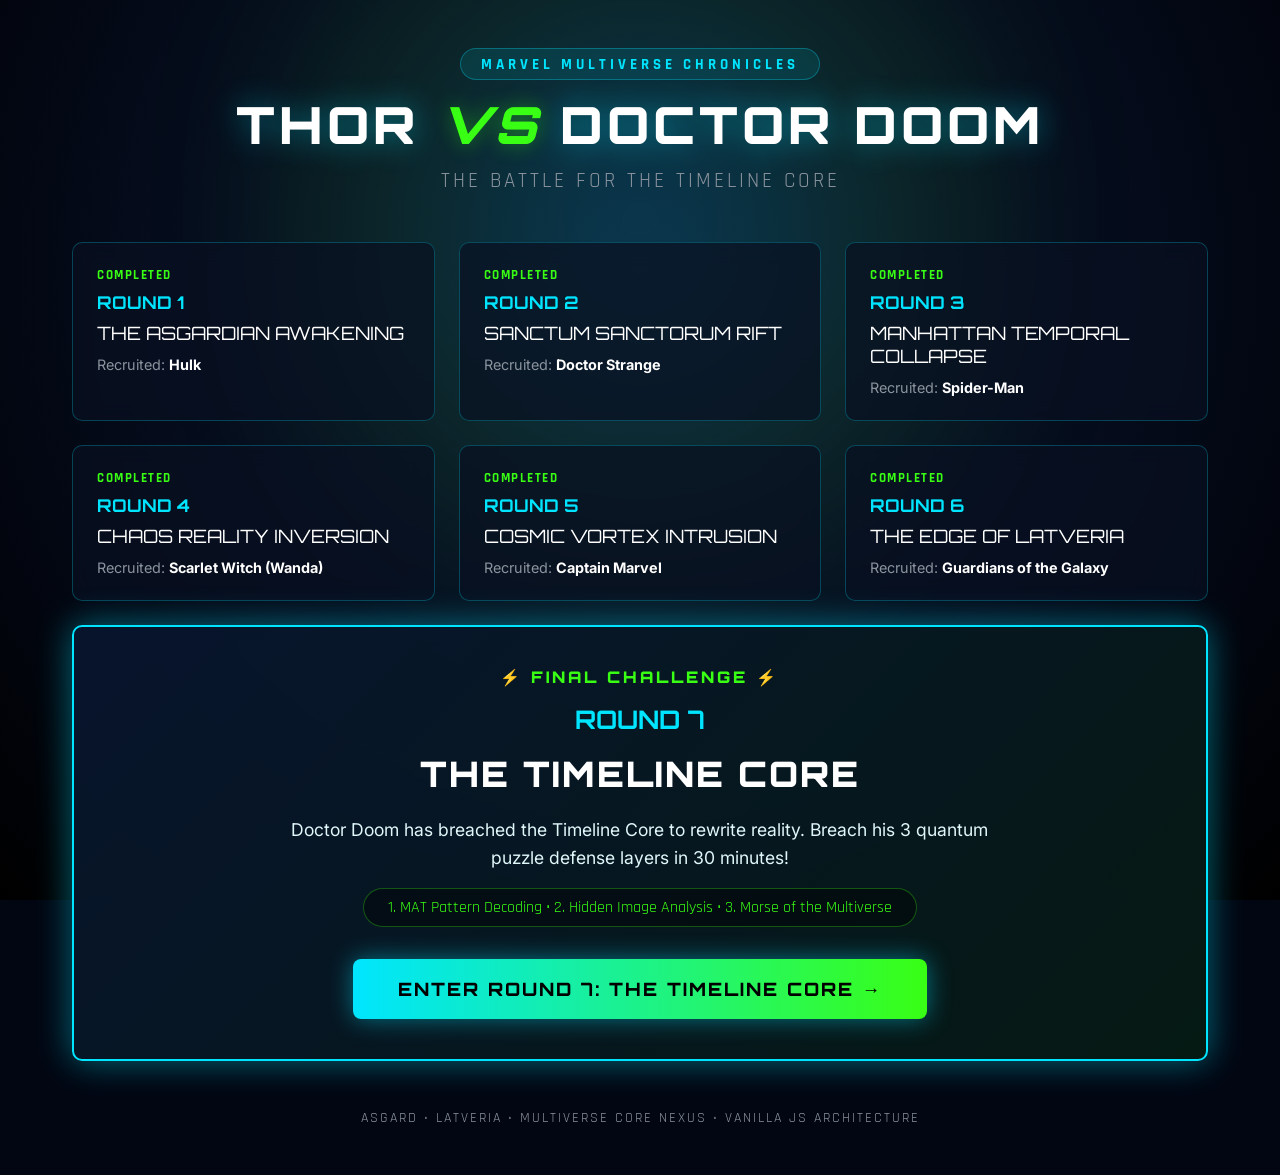
<file: Round7/index.html>
<!DOCTYPE html>
<html lang="en">
<head>
    <meta charset="UTF-8">
    <meta name="viewport" content="width=device-width, initial-scale=1.0">
    <meta name="description" content="Thor vs Doctor Doom: The Complete Multiversal Saga — Journey across 7 Rounds to stop Doctor Doom from restructuring reality.">
    <title>Thor vs Doctor Doom: The Multiversal War</title>
    <link rel="stylesheet" href="index.css">
    <link rel="stylesheet" href="https://fonts.googleapis.com/css2?family=Orbitron:wght@400;600;700;900&family=Rajdhani:wght@500;600;700&family=Inter:wght@300;400;600&display=swap">
</head>
<body>

    <!-- Ambient Cosmic Particle Canvas -->
    <div class="space-backdrop" aria-hidden="true">
        <div class="energy-vortex"></div>
        <div class="lightning-strike strike-1"></div>
        <div class="lightning-strike strike-2"></div>
    </div>

    <!-- Main Game Shell -->
    <div class="game-wrapper">
        
        <!-- Epic Header -->
        <header class="main-title-header">
            <div class="asgard-badge">MARVEL MULTIVERSE CHRONICLES</div>
            <h1 class="main-hero-title">THOR <span class="vs-text">VS</span> DOCTOR DOOM</h1>
            <p class="subtitle-text">THE BATTLE FOR THE TIMELINE CORE</p>
        </header>

        <!-- Story & Team Progression Track (Rounds 1 - 6 to Round 7) -->
        <section class="story-rounds-grid">
            
            <div class="round-card completed">
                <div class="card-status">COMPLETED</div>
                <div class="round-number">ROUND 1</div>
                <div class="round-name">THE ASGARDIAN AWAKENING</div>
                <div class="hero-recruit">Recruited: <strong>Hulk</strong></div>
            </div>

            <div class="round-card completed">
                <div class="card-status">COMPLETED</div>
                <div class="round-number">ROUND 2</div>
                <div class="round-name">SANCTUM SANCTORUM RIFT</div>
                <div class="hero-recruit">Recruited: <strong>Doctor Strange</strong></div>
            </div>

            <div class="round-card completed">
                <div class="card-status">COMPLETED</div>
                <div class="round-number">ROUND 3</div>
                <div class="round-name">MANHATTAN TEMPORAL COLLAPSE</div>
                <div class="hero-recruit">Recruited: <strong>Spider-Man</strong></div>
            </div>

            <div class="round-card completed">
                <div class="card-status">COMPLETED</div>
                <div class="round-number">ROUND 4</div>
                <div class="round-name">CHAOS REALITY INVERSION</div>
                <div class="hero-recruit">Recruited: <strong>Scarlet Witch (Wanda)</strong></div>
            </div>

            <div class="round-card completed">
                <div class="card-status">COMPLETED</div>
                <div class="round-number">ROUND 5</div>
                <div class="round-name">COSMIC VORTEX INTRUSION</div>
                <div class="hero-recruit">Recruited: <strong>Captain Marvel</strong></div>
            </div>

            <div class="round-card completed">
                <div class="card-status">COMPLETED</div>
                <div class="round-number">ROUND 6</div>
                <div class="round-name">THE EDGE OF LATVERIA</div>
                <div class="hero-recruit">Recruited: <strong>Guardians of the Galaxy</strong></div>
            </div>

            <!-- The Climax: Round 7 -->
            <div class="round-card final-round-spotlight">
                <div class="spotlight-tag">⚡ FINAL CHALLENGE ⚡</div>
                <div class="round-number">ROUND 7</div>
                <div class="round-name">THE TIMELINE CORE</div>
                <p class="final-desc">
                    Doctor Doom has breached the Timeline Core to rewrite reality. Breach his 3 quantum puzzle defense layers in 30 minutes!
                </p>
                <div class="final-stages-pill">
                    <span>1. MAT Pattern Decoding</span> &bull; 
                    <span>2. Hidden Image Analysis</span> &bull; 
                    <span>3. Morse of the Multiverse</span>
                </div>
                <a href="final-round/final-round.html" class="btn-start-final-round">
                    ENTER ROUND 7: THE TIMELINE CORE &rarr;
                </a>
            </div>

        </section>

        <!-- Brief Lore Footer -->
        <footer class="main-footer">
            <p>ASGARD &bull; LATVERIA &bull; MULTIVERSE CORE NEXUS &bull; VANILLA JS ARCHITECTURE</p>
        </footer>

    </div>

</body>
</html>
</file>
<file: Round7/index.css>
/* ============================================================
   THOR VS DOCTOR DOOM — MAIN GAME PORTAL STYLESHEET
   ============================================================ */

:root {
    --bg-dark: #020612;
    --card-bg: rgba(9, 17, 34, 0.7);
    --thor-cyan: #00e5ff;
    --thor-glow: rgba(0, 229, 255, 0.45);
    --doom-green: #39ff14;
    --doom-glow: rgba(57, 255, 20, 0.4);
    --text-primary: #f0f6fc;
    --text-secondary: #8b949e;
    --font-heading: 'Orbitron', sans-serif;
    --font-tech: 'Rajdhani', sans-serif;
    --font-body: 'Inter', sans-serif;
}

*, *::before, *::after {
    box-sizing: border-box;
    margin: 0;
    padding: 0;
}

body {
    background-color: var(--bg-dark);
    color: var(--text-primary);
    font-family: var(--font-body);
    min-height: 100vh;
    overflow-x: hidden;
}

/* Background effects */
.space-backdrop {
    position: fixed;
    top: 0;
    left: 0;
    width: 100vw;
    height: 100vh;
    background: radial-gradient(circle at 50% 30%, #0c1c38 0%, #030713 70%, #000000 100%);
    z-index: 0;
    pointer-events: none;
}

.energy-vortex {
    position: absolute;
    top: -20%;
    left: 50%;
    transform: translateX(-50%);
    width: 800px;
    height: 800px;
    background: radial-gradient(circle, rgba(0, 229, 255, 0.15) 0%, rgba(57, 255, 20, 0.08) 50%, transparent 80%);
    filter: blur(60px);
}

.game-wrapper {
    position: relative;
    z-index: 10;
    max-width: 1200px;
    margin: 0 auto;
    padding: 3rem 2rem;
    display: flex;
    flex-direction: column;
    gap: 3rem;
}

/* Header */
.main-title-header {
    text-align: center;
    display: flex;
    flex-direction: column;
    align-items: center;
    gap: 0.75rem;
}

.asgard-badge {
    font-family: var(--font-tech);
    font-size: 0.95rem;
    font-weight: 700;
    color: var(--thor-cyan);
    letter-spacing: 4px;
    padding: 0.35rem 1.25rem;
    background: rgba(0, 229, 255, 0.1);
    border: 1px solid rgba(0, 229, 255, 0.3);
    border-radius: 20px;
}

.main-hero-title {
    font-family: var(--font-heading);
    font-size: 3.2rem;
    font-weight: 900;
    letter-spacing: 4px;
    color: #ffffff;
    text-shadow: 0 0 30px var(--thor-glow);
}

.vs-text {
    color: var(--doom-green);
    text-shadow: 0 0 20px var(--doom-glow);
    font-style: italic;
}

.subtitle-text {
    font-family: var(--font-tech);
    font-size: 1.3rem;
    color: var(--text-secondary);
    letter-spacing: 3px;
}

/* Story Grid */
.story-rounds-grid {
    display: grid;
    grid-template-columns: repeat(auto-fit, minmax(280px, 1fr));
    gap: 1.5rem;
}

.round-card {
    background: var(--card-bg);
    border: 1px solid rgba(255, 255, 255, 0.1);
    border-radius: 10px;
    padding: 1.5rem;
    display: flex;
    flex-direction: column;
    gap: 0.5rem;
    backdrop-filter: blur(10px);
}

.round-card.completed {
    border-color: rgba(0, 229, 255, 0.25);
}

.card-status {
    font-family: var(--font-tech);
    font-size: 0.8rem;
    font-weight: 700;
    color: var(--doom-green);
    letter-spacing: 1.5px;
}

.round-number {
    font-family: var(--font-heading);
    font-size: 1.1rem;
    font-weight: 700;
    color: var(--thor-cyan);
}

.round-name {
    font-family: var(--font-heading);
    font-size: 1.15rem;
    color: #ffffff;
    margin-bottom: 0.25rem;
}

.hero-recruit {
    font-size: 0.9rem;
    color: var(--text-secondary);
}

.hero-recruit strong {
    color: #ffffff;
}

/* Spotlight Card for Round 7 */
.final-round-spotlight {
    grid-column: 1 / -1;
    background: linear-gradient(135deg, rgba(8, 22, 48, 0.9), rgba(6, 28, 20, 0.9));
    border: 2px solid var(--thor-cyan);
    box-shadow: 0 0 35px var(--thor-glow);
    padding: 2.5rem;
    align-items: center;
    text-align: center;
    gap: 1rem;
}

.spotlight-tag {
    font-family: var(--font-heading);
    font-size: 1rem;
    font-weight: 900;
    color: var(--doom-green);
    letter-spacing: 3px;
}

.final-round-spotlight .round-number {
    font-size: 1.6rem;
    color: var(--thor-cyan);
}

.final-round-spotlight .round-name {
    font-size: 2.2rem;
    font-weight: 900;
    letter-spacing: 2px;
}

.final-desc {
    max-width: 720px;
    font-size: 1.1rem;
    color: #e0f7fa;
    line-height: 1.6;
}

.final-stages-pill {
    font-family: var(--font-tech);
    font-size: 1rem;
    color: var(--doom-green);
    padding: 0.5rem 1.5rem;
    background: rgba(0, 0, 0, 0.4);
    border-radius: 30px;
    border: 1px solid rgba(57, 255, 20, 0.3);
}

.btn-start-final-round {
    display: inline-block;
    margin-top: 1rem;
    font-family: var(--font-heading);
    font-size: 1.15rem;
    font-weight: 800;
    color: #000000;
    background: linear-gradient(90deg, var(--thor-cyan), var(--doom-green));
    padding: 1.1rem 2.8rem;
    border-radius: 8px;
    text-decoration: none;
    letter-spacing: 2px;
    box-shadow: 0 0 25px var(--thor-glow);
    transition: transform 0.2s ease, box-shadow 0.2s ease;
}

.btn-start-final-round:hover {
    transform: translateY(-2px) scale(1.02);
    box-shadow: 0 0 40px var(--doom-glow);
}

.main-footer {
    text-align: center;
    font-family: var(--font-tech);
    font-size: 0.9rem;
    color: var(--text-secondary);
    letter-spacing: 2px;
}
</file>
